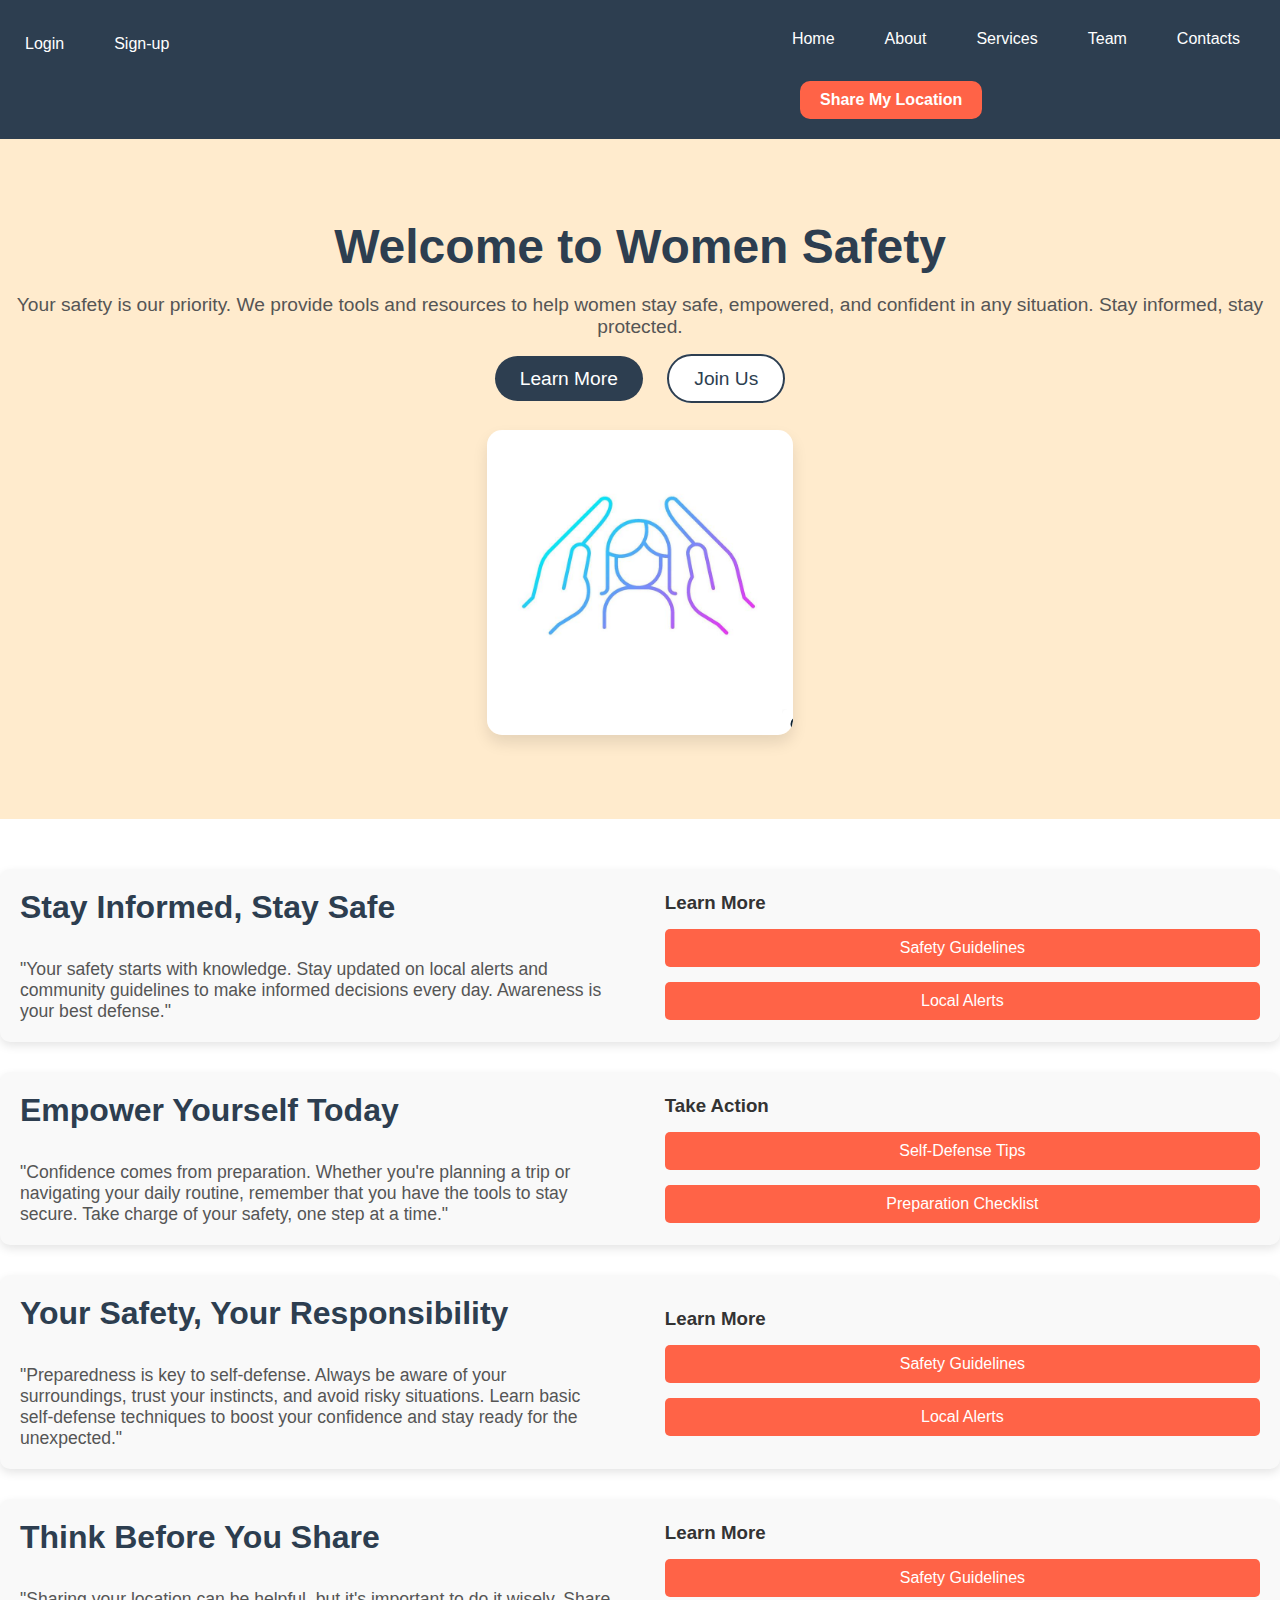
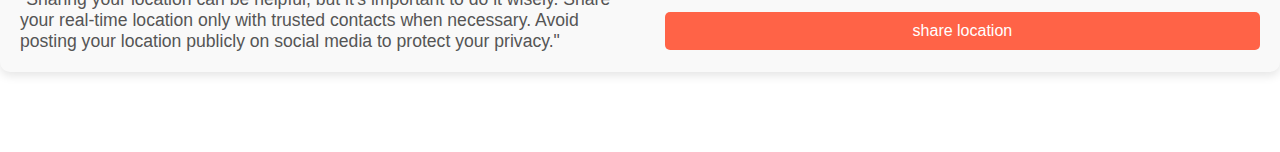
<file: index.html>
<!DOCTYPE html>
<html lang="en">
<head>
  <meta charset="UTF-8">
  <meta name="viewport" content="width=device-width, initial-scale=1.0">
  <title>Website</title>
  <link rel="stylesheet" href="style.css">
</head>
<body>

  <header class="header">
    <div class="container">
      <nav class="navbar">
        <div class="logo"></div>
        <ul class="nav-links">
          <li><a href="#">Home</a></li>
          <li><a href="#">About</a></li>
          <li><a href="#">Services</a></li> 
          <li><a href="#">Team</a></li>
          <li class="dropdown">
            <a href="#" class="dropdown-toggle">Contacts</a>
            <ul class="dropdown-content">
              <li><a href="tel:+16677778888">667778888</a></li>
              <li><a href="tel:+1098765432">098765432</a></li>
              <li><a href="tel:+1887766544">887766544</a></li>
            </ul>
          </li>
        </ul>
      </nav>
    
    <div class="sign-up">
        <a href="login.html">Login</a>
        <a href="signup.html">Sign-up</a>
    </div>
    <br>
    <div class="share-location">
      <button onclick="alert('Your location has been shared!')">Share My Location</button>
    </div>
    </div>
  </header>
  <section class="hero">
    <div class="container hero-content">
      <div class="hero-text">
        <h1>Welcome to Women Safety</h1>
        <p>Your safety is our priority. We provide tools and resources to help women stay safe, empowered, and confident in any situation. Stay informed, stay protected.</p>
        <div class="hero-buttons">
          <a href="#" class="btn primary">Learn More</a>
          <a href="#" class="btn secondary" onclick="window.location.href = 'signup.html'">Join Us</a>
        </div>
      </div>
      <div class="hero-image">
        <img src="image.png" alt="Illustration">
      </div>
    </div>
  </section>

  <section class="features">
    <div class="container">

      <div class="feature">
        <div class="slide slide-1">
          <h3>Stay Informed, Stay Safe</h3>
          <br>
          <p>
            "Your safety starts with knowledge. Stay updated on local alerts and community guidelines to make informed decisions every day. Awareness is your best defense."
          </p>
        </div>
        <div class="slide slide-2">
          <h3>Learn More</h3>
          <a href="https://www.mha.gov.in/en/divisionofmha/women-safety-division" target="_blank">Safety Guidelines</a>
          <a href="https://example.com/local-alerts" target="_blank">Local Alerts</a>
        </div>
      </div>

      <div class="feature">
        <div class="slide slide-1">
          <h3>Empower Yourself Today</h3>
          <br>
          <p>
            "Confidence comes from preparation. Whether you're planning a trip or navigating your daily routine, remember that you have the tools to stay secure. Take charge of your safety, one step at a time."
          </p>
        </div>
        <div class="slide slide-2">
          <h3>Take Action</h3>
          <a href="https://www.streetwisedefence.com/blog/self-defence-tips-for-women" target="_blank">Self-Defense Tips</a>
          <a href="https://example.com/preparedness" target="_blank">Preparation Checklist</a>
        </div>
      </div>

      <div class="feature">
        <div class="slide slide-1">
          <h3>Your Safety, Your Responsibility</h3>
          <br>
          <p>
            "Preparedness is key to self-defense. Always be aware of your surroundings, trust your instincts, and avoid risky situations. Learn basic self-defense techniques to boost your confidence and stay ready for the unexpected."
          </p>
        </div>
        <div class="slide slide-2">
          <h3>Learn More</h3>
          <a href="https://example.com/safety-guidelines" target="_blank">Safety Guidelines</a>
          <a href="https://example.com/local-alerts" target="_blank">Local Alerts</a>
        </div>
      </div>
      <div class="feature">
        <div class="slide slide-1">
          <h3> Think Before You Share</h3>
          <br>
          <p>
            "Sharing your location can be helpful, but it's important to do it wisely. Share your real-time location only with trusted contacts when necessary. Avoid posting your location publicly on social media to protect your privacy."
          </p>
        </div>
        <div class="slide slide-2">
          <h3>Learn More</h3>
          <a href="https://example.com/safety-guidelines" target="_blank">Safety Guidelines</a>
          <a href="https://example.com/local-alerts" target="_blank">share location</a>
        </div>
      </div>
    </div>
  </section>
  
  

</body>
</html>
</file>
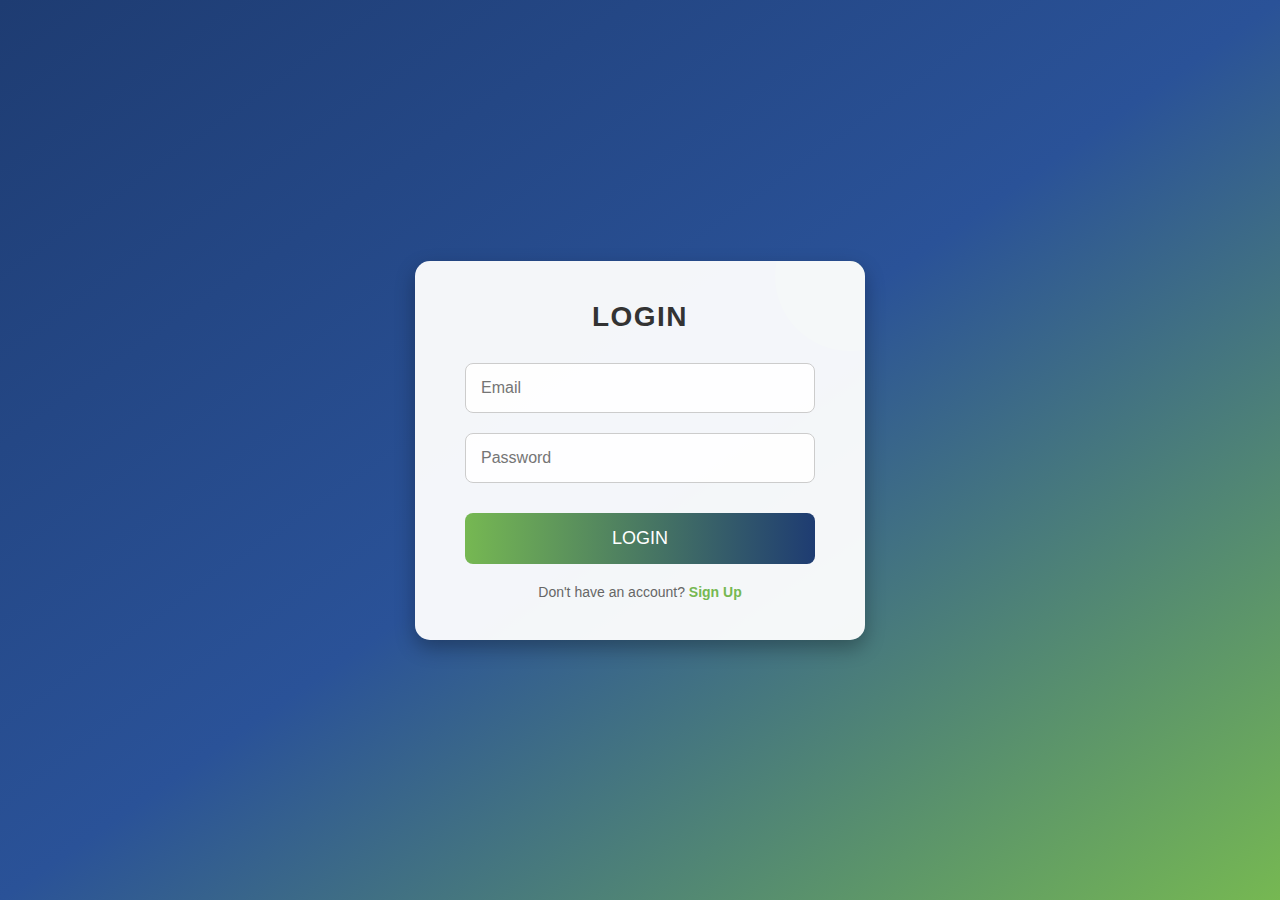
<file: login.html>
<!DOCTYPE html>
<html lang="en">
<head>
    <meta charset="UTF-8">
    <meta name="viewport" content="width=device-width, initial-scale=1.0">
    <title>Login - Women Safety Analytics</title>
    <link rel="stylesheet" href="style.css">
    <link rel="stylesheet" href="login.css">

</head>
<body>
    <section class="login-section">
        <h2>Login</h2>
        <form id="loginForm">
            <input type="email" placeholder="Email" id="email" required>
            <input type="password" placeholder="Password" id="password" required>
            <button type="submit" onclick="window.location.href='index.html'">Login</button>
        </form>
        <p>Don't have an account? <a href="signup.html">Sign Up</a></p>
    </section>
</body>
<script src="login.js"></script>
</html>
</file>
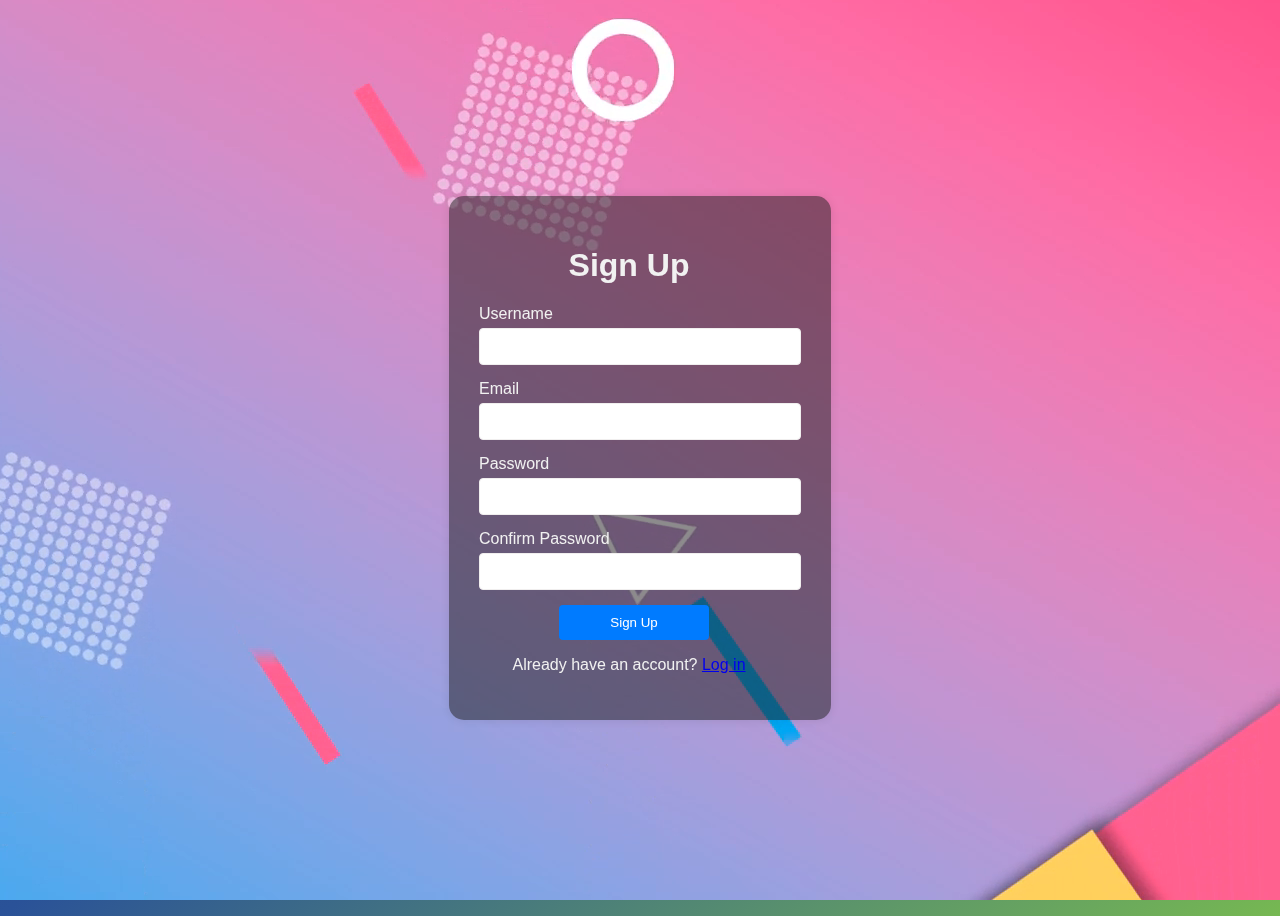
<file: signup.html>
<!DOCTYPE html>
<html lang="en">
<head>
    <meta charset="UTF-8">
    <meta name="viewport" content="width=device-width, initial-scale=1.0">
    <title>Sign Up - Women Safety Analytics</title>
    <link rel="stylesheet" href="signup.css">
</head>
<body>
    <!-- <section class="signup-section">
        <h2>Sign Up</h2>
        <form id="signupForm">
            <input type="text" placeholder="Full Name" id="name" required>
            <input type="email" placeholder="Email" id="email" required>
            <input type="password" placeholder="Password" id="password" required>
            <button type="submit">Sign Up</button>
        </form>
    </section> -->
    <video autoplay muted loop id="myVideo">
        <source src="video1.mp4" type="video/mp4">
    </video>
    <div class="container">
        <h1>Sign Up</h1>
        <form id="signupForm">
            <div class="form-group">
                <label for="username">Username</label>
                <input type="text" id="username" name="username" required>
            </div>
            <div class="form-group">
                <label for="email">Email</label>
                <input type="email" id="email" name="email" required>
            </div>
            <div class="form-group">
                <label for="password">Password</label>
                <input type="password" id="password" name="password" required>
            </div>
            <div class="form-group">
                <label for="confirmPassword">Confirm Password</label>
                <input type="password" id="confirmPassword" name="confirmPassword" required>
            </div>
            <button type="submit" onclick="window.location.href='index.html'">Sign Up</button>
            <p id="error-message" class="error-message"></p>
        </form>
        <center><p>Already have an account? <a href="login.html" >Log in</a></p></center>
    </div>
</body>
<script src="login.js"></script>
</html>
</file>
<file: style.css>
* {
  margin: 0;
  box-sizing: border-box;
  font-family: 'Arial', sans-serif;
}

body {
  background-color: #f4f4f9;
  color: #333;
}

a {
  text-decoration: none;
  color: inherit;
}

button {
  cursor: pointer;
  border: none;
  outline: none;
}

.header {
  background-color: #2d3e50;
  color: #fff;
  padding: 20px 0;
}

.navbar {
  display: flex;
  justify-content: space-between;
  align-items: center;
  margin-right: 25px;
}

.navbar .logo {
  font-size: 1.5rem;
  font-weight: bold;
}

.nav-links {
  list-style-type: none;
  display: flex;
  gap: 20px;
}

.nav-links li {
  position: relative;
}

.nav-links a {
  color: #fff;
  font-size: 1rem;
  padding: 10px 15px;
  display: block;
  border-radius: 5px;
}

.nav-links a:hover {
  background-color: #1c2a34;
}

.dropdown-content {
  display: none;
  position: absolute;
  top: 40px;
  left: 0;
  background-color: #2d3e50;
  border-radius: 5px;
  padding: 10px 0;
  width: 200px;
}

.dropdown:hover .dropdown-content {
  display: block;
}

.dropdown-content li a {
  padding: 10px 15px;
  color: #fff;
  display: block;
  border-bottom: 1px solid #444;
}

.dropdown-content li a:hover {
  background-color: #1c2a34;
}
.sign-up {
  margin-top: -33px;
  display: flex;
  gap: 10px;
  align-items: center;
  font-size: 1rem;
  color: #fff;
}
.sign-up a {
  /* color: #fff;
  font-weight: bold;
  text-decoration: none; */
  color: #fff;
  font-size: 1rem;
  margin-left: 10px;
  padding: 10px 15px;
  display: block;
  border-radius: 5px;
}
.sign-up a:hover {
  background-color: #1c2a34;
}
.share-location button {
  margin-left: 800px;
  background-color: #ff6347;
  color: #fff;
  padding: 10px 20px;
  border-radius: 10px;
  font-weight: bold;
  font-size: 1rem;
  transition: background-color 0.3s ease;

}

.share-location button:hover {
  background-color: #d9534f;
}

.hero {
  background-color: #ffebcd;
  padding: 80px 0;
  text-align: center;
}

.hero h1 {
  font-size: 3rem;
  color: #2d3e50;
}

.hero p {
  font-size: 1.2rem;
  color: #555;
  margin: 20px 0;
}

.hero-buttons {
  margin-top: 30px;
}

.btn {
  padding: 12px 25px;
  font-size: 1.2rem;
  border-radius: 30px;
  transition: background-color 0.3s ease;
}

.primary {
  background-color: #2d3e50;
  color: #fff;
  margin-right: 20px;
}

.primary:hover {
  background-color: #1c2a34;
}

.secondary {
  background-color: #fff;
  color: #2d3e50;
  border: 2px solid #2d3e50;
}

.secondary:hover {
  background-color: #2d3e50;
  color: #fff;
}

.hero-image img {
  margin-top: 40px;
  max-width: 100%;
  height: auto;
  border-radius: 15px;
  box-shadow: 0 8px 15px rgba(0, 0, 0, 0.1);
}

.features {
  background-color: #fff;
  padding: 50px 0;
}

.features .feature {
  display: flex;
  justify-content: space-between;
  align-items: center;
  margin-bottom: 30px;
  padding: 20px;
  border-radius: 10px;
  background-color: #f9f9f9;
  box-shadow: 0 4px 10px rgba(0, 0, 0, 0.1);
}

.features .slide {
  width: 48%;
}

.slide-1 h3 {
  font-size: 2rem;
  color: #2d3e50;
}

.slide-1 p {
  font-size: 1.1rem;
  color: #555;
  margin-top: 15px;
}

.slide-2 a {
  display: block;
  background-color: #ff6347;
  color: #fff;
  padding: 10px 15px;
  border-radius: 5px;
  margin-top: 15px;
  text-align: center;
  transition: background-color 0.3s ease;
}

.slide-2 a:hover {
  background-color: #d9534f;
}

@media (max-width: 768px) {
  .hero {
    padding: 60px 15px;
  }

  .hero h1 {
    font-size: 2rem;
  }

  .hero p {
    font-size: 1rem;
  }

  .navbar {
    flex-direction: column;
  }

  .nav-links {
    flex-direction: column;
    align-items: center;
    gap: 10px;
  }

  .features .feature {
    flex-direction: column;
    text-align: center;
  }

  .features .slide {
    width: 100%;
    margin-bottom: 20px;
  }

  .sign-up a {
    margin-top: 20px;
    display: block;
    text-align: center;
  }

  .hero-image img {
    max-width: 70%;
    margin-top: 20px;
  }
}
</file>
<file: login.css>
body {
  font-family: 'Poppins', Arial, sans-serif;
  margin: 0;
  padding: 0;
  background: linear-gradient(to bottom right, #1e3c72, #2a5298, #76b852);
  display: flex;
  justify-content: center;
  align-items: center;
  height: 100vh;
  background-size: cover;
  background-attachment: fixed;
}

.login-section {
  background: rgba(255, 255, 255, 0.95);
  padding: 40px 50px;
  border-radius: 15px;
  box-shadow: 0 8px 20px rgba(0, 0, 0, 0.3);
  width: 100%;
  max-width: 450px;
  text-align: center;
  position: relative;
  overflow: hidden;
  animation: scaleUp 0.5s ease-in-out;
}

@keyframes scaleUp {
  from {
      transform: scale(0.9);
      opacity: 0;
  }
  to {
      transform: scale(1);
      opacity: 1;
  }
}

.login-section::before {
  content: '';
  position: absolute;
  top: -60px;
  right: -60px;
  width: 150px;
  height: 150px;
  background: #76b852;
  opacity: 0.3;
  border-radius: 50%;
  z-index: -1;
}

.login-section h2 {
  font-size: 28px;
  color: #333;
  margin-bottom: 20px;
  text-transform: uppercase;
  letter-spacing: 1.5px;
}

.login-section input {
  width: 100%;
  padding: 15px;
  margin: 10px 0;
  border: 1px solid #ccc;
  border-radius: 8px;
  font-size: 16px;
  transition: all 0.3s ease-in-out;
  background: rgba(255, 255, 255, 0.85);
}
.login-section input:focus {
  border-color: #76b852;
  box-shadow: 0 0 10px rgba(118, 184, 82, 0.6);
  outline: none;
}
.login-section button {
  width: 100%;
  padding: 15px;
  margin-top: 20px;
  background: linear-gradient(to right, #76b852, #1e3c72);
  border: none;
  border-radius: 8px;
  font-size: 18px;
  color: #fff;
  text-transform: uppercase;
  cursor: pointer;
  transition: background 0.3s ease, transform 0.2s ease;
}

.login-section button:hover {
  background: linear-gradient(to right, #1e3c72, #76b852);
  transform: translateY(-3px);
}

.login-section p {
  margin-top: 20px;
  font-size: 14px;
  color: #666;
}

.login-section a {
  color: #76b852;
  text-decoration: none;
  font-weight: bold;
}

.login-section a:hover {
  text-decoration: underline;
}

.login-section input,
.login-section button {
  animation: fadeInUp 0.6s ease-in-out;
}

@keyframes fadeInUp {
  from {
      transform: translateY(20px);
      opacity: 0;
  }
  to {
      transform: translateY(0);
      opacity: 1;
  }
}
</file>
<file: signup.css>
/* 
body {
  background: linear-gradient(to right, #0a3d36, #084c44);
  font-family: Arial, sans-serif;
  margin: 0;
  padding: 0;
  height: 100vh;
  display: flex;
  justify-content: center;
  align-items: center;
}


.container {
  background: #ffffff;
  padding: 30px;
  border-radius: 10px;
  box-shadow: 0 4px 6px rgba(0, 0, 0, 0.1);
  width: 100%;
  max-width: 400px;
  text-align: center;
}


form {
  display: flex;
  flex-direction: column;
  align-items: center;
}

input {
  padding: 10px;
  margin: 10px 0;
  width: 100%;
  border: 1px solid #cec9c9;
  border-radius: 5px;
  transition:  transform 0.6s;
}
input:hover {
  background-color: #c2ddda57;
  width: 100%;
  border: 2px solid #080808;
  border-radius: 6px;
  transform:scale(1.05) ;
}

button {
  padding: 10px 20px;
  margin: 10px 0;
  background-color: #066e64;
  color: white;
  border: none;
  border-radius: 5px;
  cursor: pointer;
  transition: transform 0.6s;
}


button:hover {
  background-color: #084c44;
  border-radius: 6px;
  transform:scale(1.05) ;
}

p {
  text-align: center;
}

a {
  color: #0a3d36;
  text-decoration: none;
}

a:hover {
  text-decoration: underline;
}

h2 {
  margin-bottom: 20px;
} */


body {
  font-family: Arial, sans-serif;
  background: linear-gradient(to bottom right, #1e3c72, #2a5298, #76b852);
  display: flex;
  justify-content: center;
  align-items: center;
  height: 100vh;
}
#myVideo {
  position: fixed;
  right: 0;
  bottom: 0;
  min-width: 100%;
  min-height: 100%;
}
.container {
  position: fixed;
  background: rgba(26, 25, 25, 0.5);
  color: #f1f1f1;
  align-content: center;
  padding: 30px;
  padding-right: 52px;
  border-radius: 15px;
  box-shadow: 0 0 10px rgba(0, 0, 0, 0.1);
  width: 300px;
  
}

h1 {
  text-align: center;
}

.form-group {
  margin-bottom: 15px;
}

label {
  display: block;
  margin-bottom: 5px;
}

input {
  width: 100%;
  padding: 10px;
  border: 1px solid #f0eeee;
  border-radius: 4px;
}

button {
  width: 50%;
  margin-left: 80px;
  padding-top: 10px;
  padding: 10px;
  background-color: #007bff;
  color: white;
  border: none;
  border-radius: 4px;
  cursor: pointer;
}

button:hover {
  background-color: #023870;
}

.error-message {
  color: red;
  text-align: center;
  margin-top: 10px;
}
</file>
